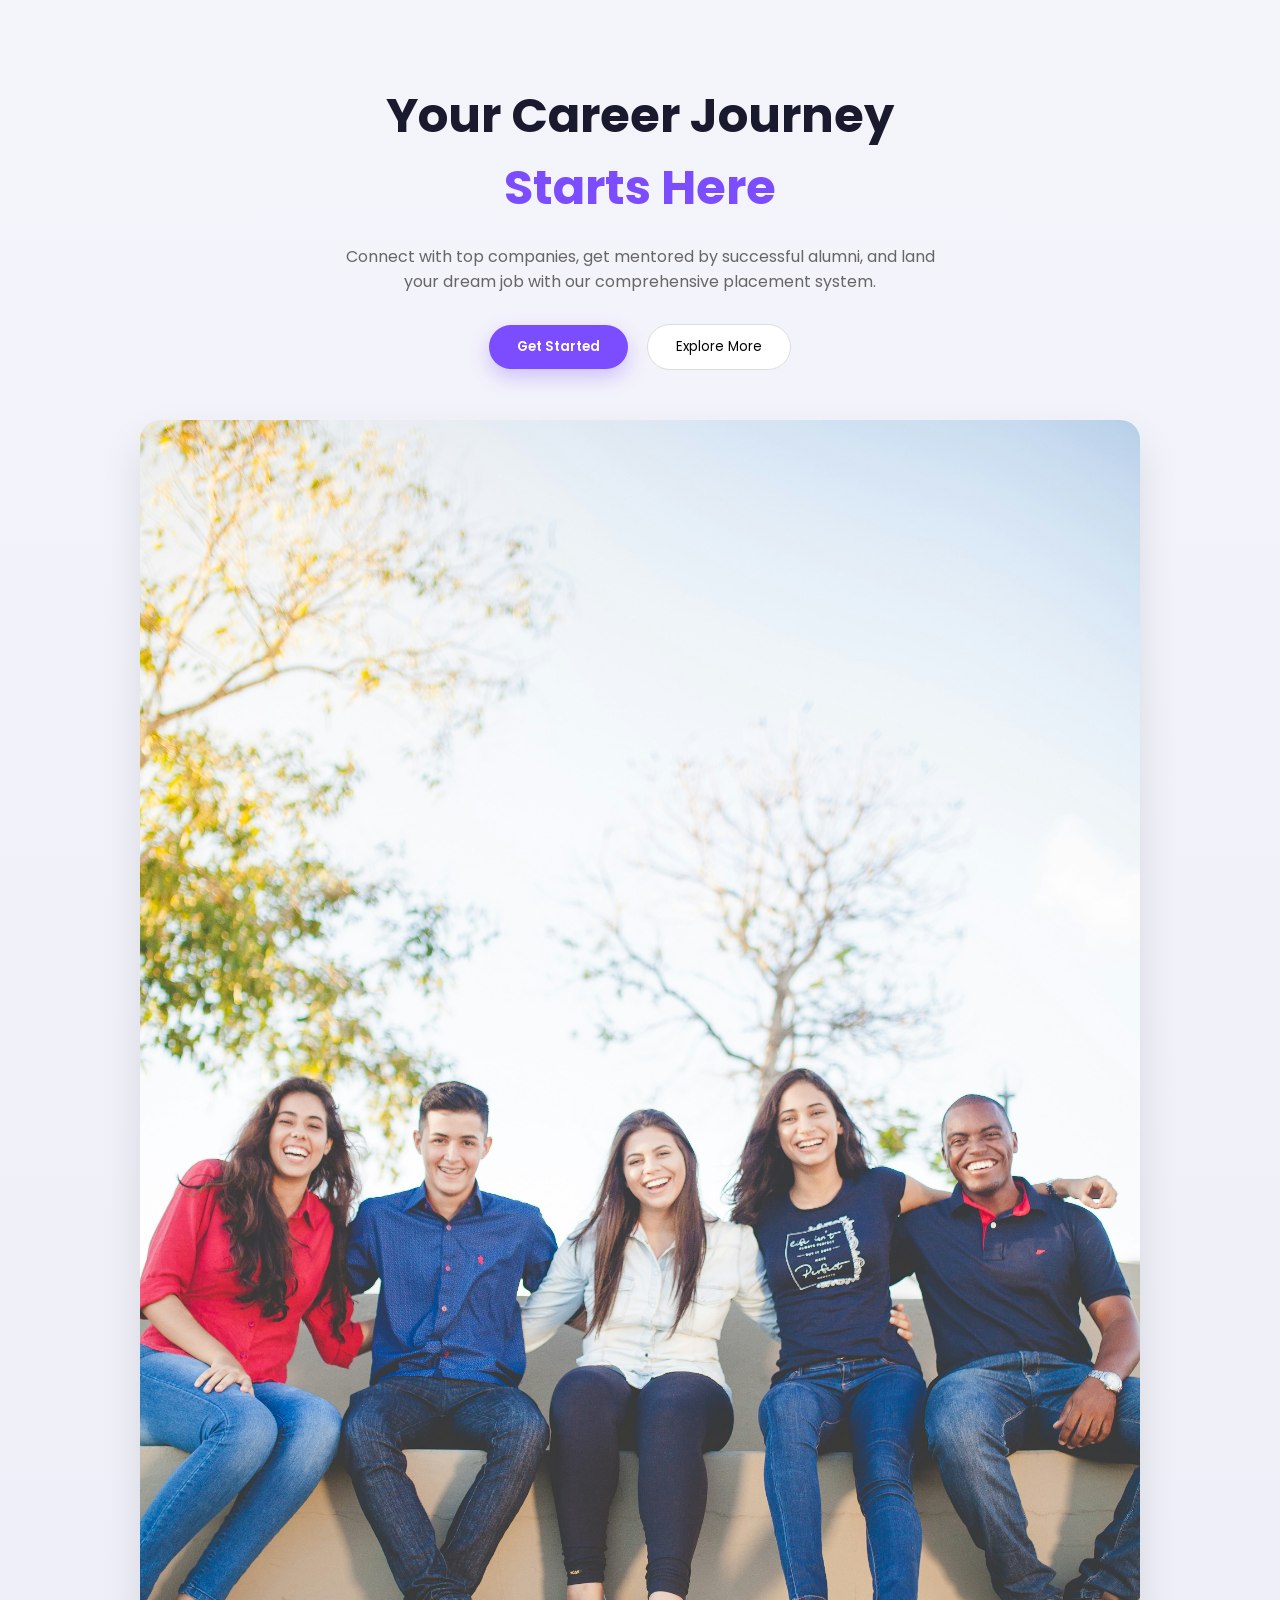
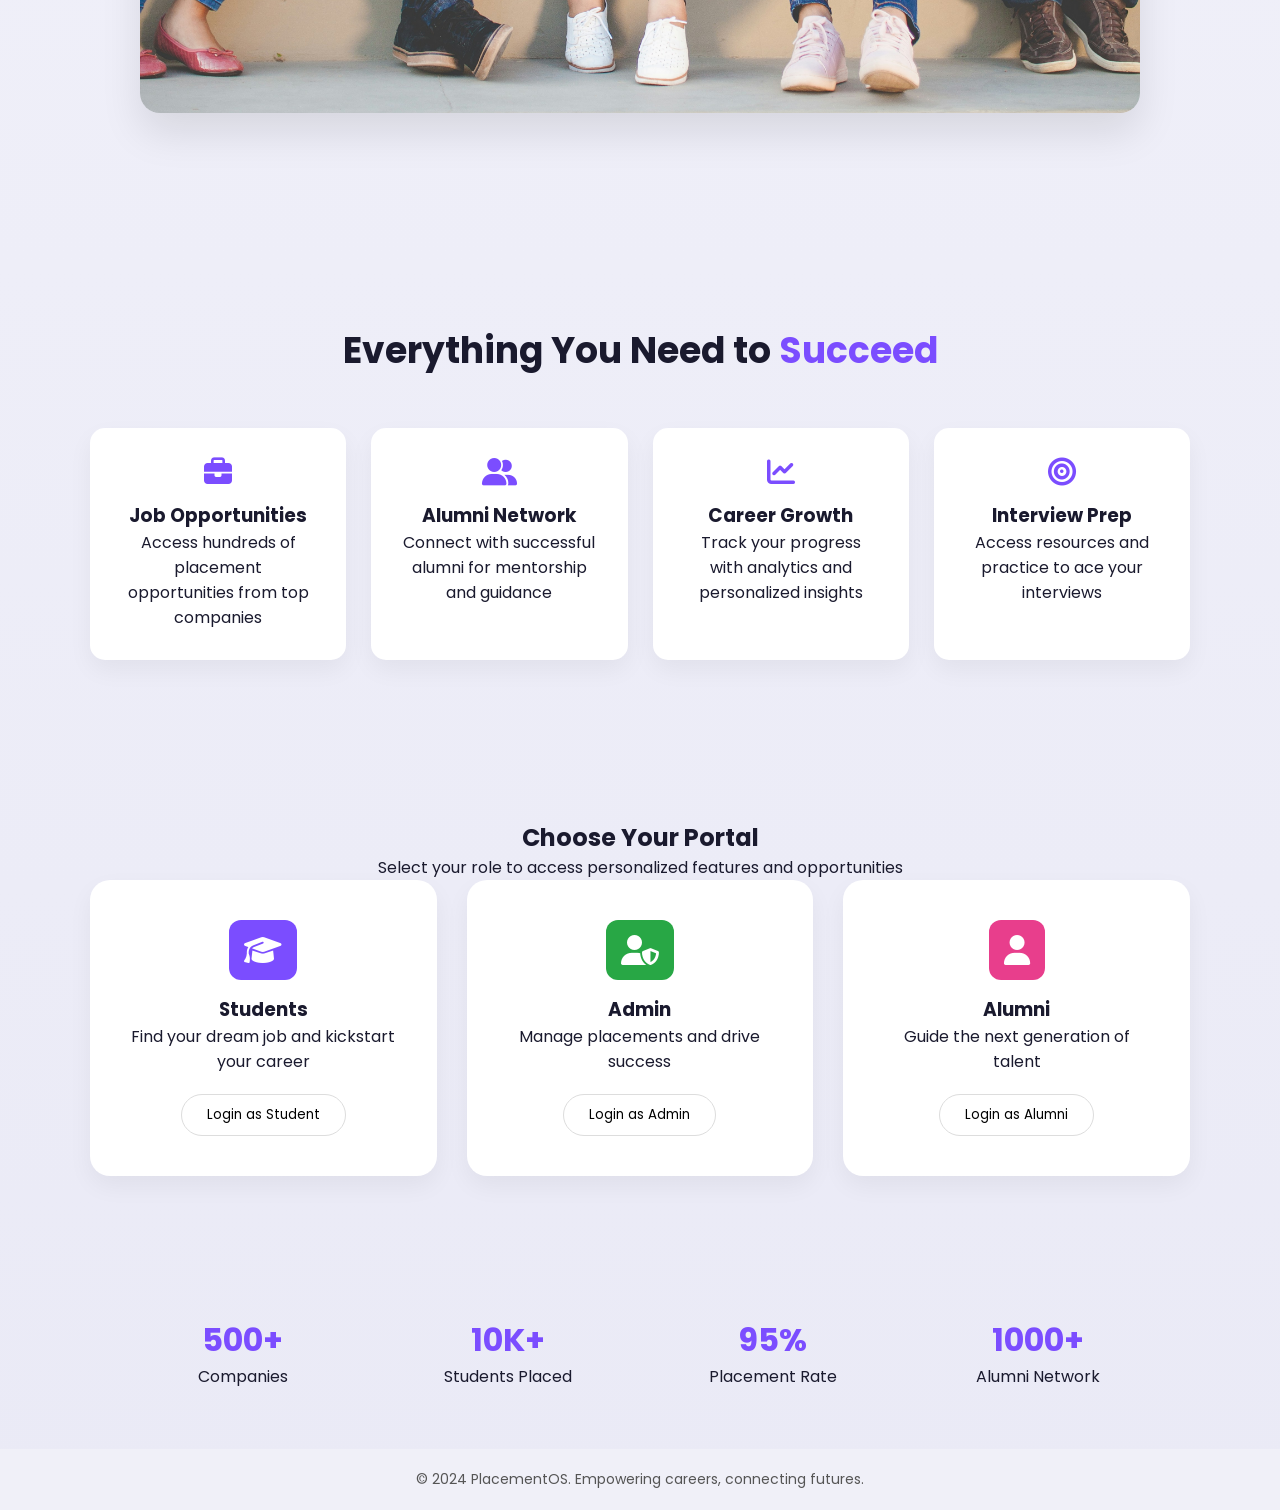
<file: frontend/index.html>
<!DOCTYPE html>
<html lang="en">
<head>
<meta charset="UTF-8">
<meta name="viewport" content="width=device-width, initial-scale=1.0">
<title>PlacementOS</title>

<!-- Google Font -->
<link href="https://fonts.googleapis.com/css2?family=Poppins:wght@300;400;600;700&display=swap" rel="stylesheet">

<!-- Icons -->
<link rel="stylesheet" href="https://cdnjs.cloudflare.com/ajax/libs/font-awesome/6.5.0/css/all.min.css">

<!-- External CSS -->
<link rel="stylesheet" href="css/style.css">

</head>

<body>

<!-- HERO -->
<section class="hero">
    <h1>Your Career Journey <br><span>Starts Here</span></h1>
    <p>
        Connect with top companies, get mentored by successful alumni,
        and land your dream job with our comprehensive placement system.
    </p>

    <div class="buttons">
        <button class="btn-primary">Get Started</button>
        <button class="btn-secondary">Explore More</button>
    </div>

    <div class="hero-image">
        <img src="assets/images/home.jpg" alt="Students">
    </div>
</section>

<!-- FEATURES -->
<section class="section">
    <h2>Everything You Need to <span>Succeed</span></h2>

    <div class="cards">
        <div class="card">
            <i class="fas fa-briefcase"></i>
            <h3>Job Opportunities</h3>
            <p>Access hundreds of placement opportunities from top companies</p>
        </div>

        <div class="card">
            <i class="fas fa-user-friends"></i>
            <h3>Alumni Network</h3>
            <p>Connect with successful alumni for mentorship and guidance</p>
        </div>

        <div class="card">
            <i class="fas fa-chart-line"></i>
            <h3>Career Growth</h3>
            <p>Track your progress with analytics and personalized insights</p>
        </div>

        <div class="card">
            <i class="fas fa-bullseye"></i>
            <h3>Interview Prep</h3>
            <p>Access resources and practice to ace your interviews</p>
        </div>
    </div>
</section>

<!-- PORTAL -->
<section class="portal">
    <h2>Choose Your <span>Portal</span></h2>
    <p>Select your role to access personalized features and opportunities</p>

    <div class="portal-cards">

        <div class="portal-card">
            <i class="fas fa-graduation-cap student-icon"></i>
            <h3>Students</h3>
            <p>Find your dream job and kickstart your career</p>
            <button onclick="location.href='student-login.html'">Login as Student</button>
        </div>

        <div class="portal-card">
            <i class="fas fa-user-shield admin-icon"></i>
            <h3>Admin</h3>
            <p>Manage placements and drive success</p>
            <button onclick="location.href='admin-login.html'">Login as Admin</button>
        </div>

        <div class="portal-card">
            <i class="fas fa-user alumni-icon"></i>
            <h3>Alumni</h3>
            <p>Guide the next generation of talent</p>
            <button onclick="location.href='alumni-login.html'">Login as Alumni</button>
        </div>

    </div>
</section>

<!-- STATS -->
<section class="stats">
    <div>
        <h3>500+</h3>
        <p>Companies</p>
    </div>
    <div>
        <h3>10K+</h3>
        <p>Students Placed</p>
    </div>
    <div>
        <h3>95%</h3>
        <p>Placement Rate</p>
    </div>
    <div>
        <h3>1000+</h3>
        <p>Alumni Network</p>
    </div>
</section>

<footer>
    © 2024 PlacementOS. Empowering careers, connecting futures.
</footer>

</body>
<script src="js/app.js"></script>
</html>
</file>
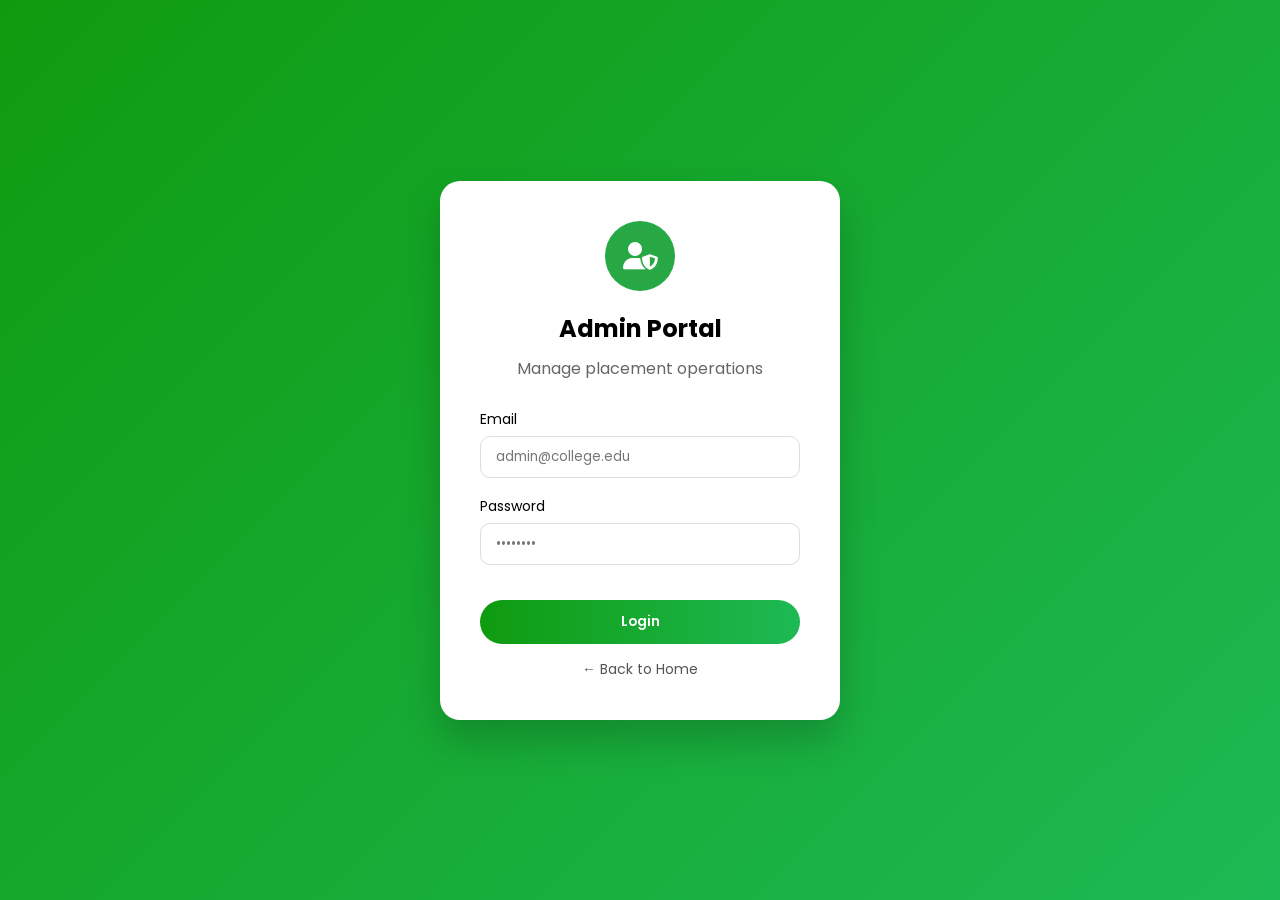
<file: frontend/admin-dashboard.html>
<!DOCTYPE html>
<html lang="en">
<head>
<meta charset="UTF-8">
<meta name="viewport" content="width=device-width, initial-scale=1.0">
<title>Admin Dashboard</title>

<link href="https://fonts.googleapis.com/css2?family=Poppins:wght@300;400;600&display=swap" rel="stylesheet">

<style>

*{
margin:0;
padding:0;
box-sizing:border-box;
font-family:'Poppins',sans-serif;
}

body{
display:flex;
height:100vh;
background:#f4f6f9;
}

/* Sidebar */

.sidebar{
width:250px;
background:#1e293b;
color:white;
padding:20px;
}

.sidebar h2{
margin-bottom:30px;
}

.sidebar ul{
list-style:none;
}

.sidebar ul li{
padding:12px;
cursor:pointer;
border-radius:6px;
}

.sidebar ul li:hover{
background:#334155;
}

/* Main */

.main{
flex:1;
padding:30px;
overflow-y:auto;
}

.cards{
display:flex;
gap:20px;
margin-bottom:30px;
}

.card{
background:white;
padding:20px;
border-radius:10px;
flex:1;
box-shadow:0 2px 10px rgba(0,0,0,0.1);
}

.card h3{
font-size:20px;
margin-bottom:10px;
}

table{
width:100%;
border-collapse:collapse;
background:white;
border-radius:10px;
overflow:hidden;
}

table th,table td{
padding:12px;
border-bottom:1px solid #eee;
text-align:left;
}

table th{
background:#f1f5f9;
}

button{
padding:6px 12px;
border:none;
border-radius:6px;
cursor:pointer;
}

.approve{
background:#22c55e;
color:white;
}

.reject{
background:#ef4444;
color:white;
}

</style>
</head>

<body>

<!-- Sidebar -->

<div class="sidebar">

<h2>PlacementOS</h2>

<ul>
<li onclick="loadDashboard()">Dashboard</li>

<li>
<a href="applications.html" style="color:white;text-decoration:none;">
Applications
</a>
</li>

<li>
<a href="post-job.html" style="color:white;text-decoration:none;">
Post Job
</a>
</li>

<li onclick="logout()">Logout</li>

</ul>

</div>

<!-- Main -->

<div class="main">

<h1>Admin Dashboard</h1>

<div class="cards">

<div class="card">
<h3>Total Students</h3>
<p id="students">0</p>
</div>

<div class="card">
<h3>Total Jobs</h3>
<p id="jobs">0</p>
</div>

<div class="card">
<h3>Total Applications</h3>
<p id="applications">0</p>
</div>

</div>

<h2>Applications</h2>

<table id="applicationsTable">

<thead>
<tr>
<th>ID</th>
<th>Student</th>
<th>Job</th>
<th>Status</th>
<th>Action</th>
</tr>
</thead>

<tbody>

</tbody>

</table>
<h2>Posted Jobs</h2>

<table id="jobsTable">
<thead>
<tr>
    <th>ID</th>
    <th>Title</th>
    <th>Description</th>
    <th>Location</th>
</tr>
</thead>
<tbody></tbody>
</table>

</div>

<script>

const API = "http://127.0.0.1:8000";
const token = localStorage.getItem("token");

if(!token){
   window.location.href = "/frontend/admin-login.html";
}

// ---------------- LOAD DASHBOARD ----------------
async function loadDashboard(){
    try {
        const res = await fetch(`${API}/admin/dashboard`, {
            headers: { Authorization: "Bearer " + token }
        });

        if(!res.ok){
            const err = await res.json();
            alert(err.detail || "Failed to load dashboard");
            return;
        }

        const data = await res.json();

        document.getElementById("students").innerText = data.total_students ?? 0;
        document.getElementById("jobs").innerText = data.total_jobs ?? 0;
        document.getElementById("applications").innerText = data.total_applications ?? 0;

    } catch(err){
        console.error("Dashboard load error:", err);
    }
}

// ---------------- LOAD APPLICATIONS ----------------
async function loadApplications(){
    try {
        const res = await fetch(`${API}/admin/applications`, {
            headers: { Authorization: "Bearer " + token }
        });

        const data = await res.json();
        let table = document.querySelector("#applicationsTable tbody");
        table.innerHTML = "";

        // ✅ ADD HERE
        if(data.length === 0){
            table.innerHTML = "<tr><td colspan='5'>No applications found</td></tr>";
            return;
        }

        data.forEach(app => {
            table.innerHTML += `
            <tr>
                <td>${app.id}</td>
                <td>${app.student_name}</td>
                <td>${app.job_title}</td>
                <td>${app.status}</td>
                <td>
                    <button class="approve" onclick="updateStatus(${app.id},'approved')">approve</button>
                    <button class="reject" onclick="updateStatus(${app.id},'rejected')">reject</button>
                </td>
            </tr>
            `;
        });

    } catch(err){
        console.error("Applications load error:", err);
    }
}


// ---------------- LOAD JOBS ----------------
async function loadJobs(){
    try {
        const res = await fetch(`${API}/admin/jobs`, {
            headers: { Authorization: "Bearer " + token }
        });

        const data = await res.json();
        let table = document.querySelector("#jobsTable tbody");

        if(!table) return; // safety

        table.innerHTML = "";

        if(data.length === 0){
            table.innerHTML = "<tr><td colspan='4'>No jobs posted</td></tr>";
            return;
        }

        data.forEach(job => {
            table.innerHTML += `
            <tr>
                <td>${job.id}</td>
                <td>${job.title}</td>
                <td>${job.description || "-"}</td>
                <td>${job.location || "-"}</td>
            </tr>
            `;
        });

    } catch(err){
        console.error("Jobs load error:", err);
    }
}

// ---------------- UPDATE STATUS ----------------
async function updateStatus(id, status){
    try {
        const res = await fetch(`${API}/admin/update-status/${id}`, {
            method: "PUT",
            headers: {
                "Content-Type": "application/json",
                "Authorization": "Bearer " + token
            },
            body: JSON.stringify({ status })
        });

        if(!res.ok){
            const data = await res.json();
            alert("Error: " + (data.detail || "Failed to update"));
            return;
        }

        loadApplications();
    } catch(err){
        console.error("Update status error:", err);
        alert("Server error");
    }
}

// ---------------- LOGOUT ----------------
function logout(){
    localStorage.removeItem("token");
    window.location.href = "/frontend/admin-login.html";
}

// Initial load
loadDashboard();
loadApplications();
loadJobs();   // 🔥 ADD THIS LINE

</script>

</body>
</html>
</file>
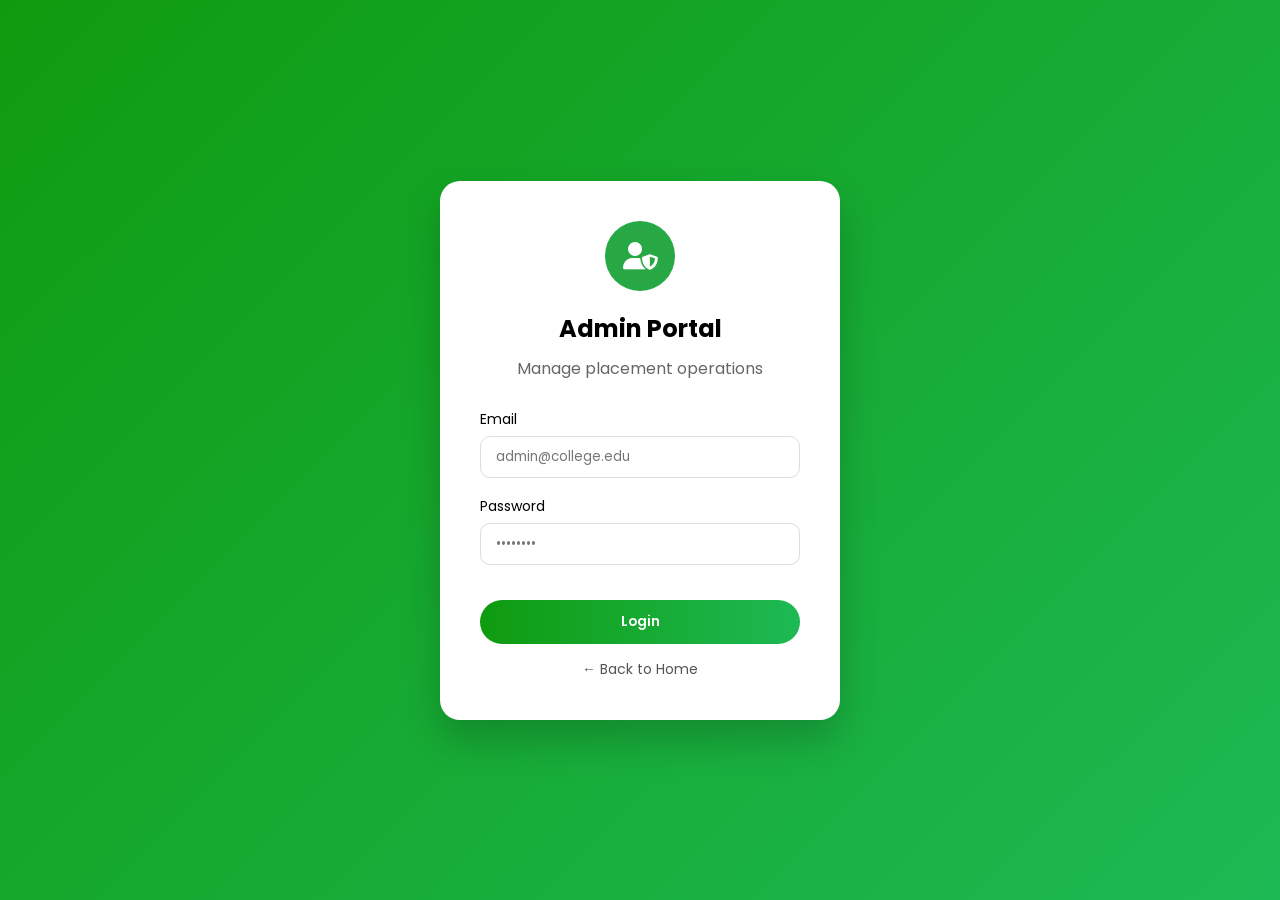
<file: frontend/admin-login.html>
<!DOCTYPE html>
<html lang="en">
<head>
<meta charset="UTF-8">
<meta name="viewport" content="width=device-width, initial-scale=1.0">
<title>Admin Portal</title>

<link href="https://fonts.googleapis.com/css2?family=Poppins:wght@400;600;700&display=swap" rel="stylesheet">
<link rel="stylesheet" href="https://cdnjs.cloudflare.com/ajax/libs/font-awesome/6.5.0/css/all.min.css">

<style>

*{
margin:0;
padding:0;
box-sizing:border-box;
font-family:'Poppins',sans-serif;
}

body{
height:100vh;
display:flex;
justify-content:center;
align-items:center;
background:linear-gradient(135deg,#0f9b0f,#1db954);
}

.card{
background:#ffffff;
width:400px;
padding:40px;
border-radius:20px;
text-align:center;
box-shadow:0 20px 40px rgba(0,0,0,0.2);
}

.icon{
background:#28a745;
width:70px;
height:70px;
border-radius:50%;
display:flex;
align-items:center;
justify-content:center;
margin:0 auto 20px;
color:#fff;
font-size:28px;
}

h2{
margin-bottom:10px;
}

p{
color:#666;
margin-bottom:25px;
}

.input-group{
text-align:left;
margin-bottom:15px;
}

.input-group label{
font-size:14px;
}

.input-group input{
width:100%;
padding:10px 15px;
margin-top:5px;
border-radius:10px;
border:1px solid #ddd;
outline:none;
}

.login-btn{
width:100%;
padding:12px;
margin-top:20px;
border:none;
border-radius:25px;
background:linear-gradient(90deg,#0f9b0f,#1db954);
color:white;
font-weight:600;
cursor:pointer;
transition:0.3s;
}

.login-btn:hover{
transform:translateY(-3px);
box-shadow:0 8px 20px rgba(0,0,0,0.2);
}

.back{
margin-top:15px;
display:block;
color:#555;
text-decoration:none;
font-size:14px;
}

</style>
</head>

<body>

<div class="card">

<div class="icon">
<i class="fas fa-user-shield"></i>
</div>

<h2>Admin Portal</h2>
<p>Manage placement operations</p>

<form id="adminLoginForm">

<div class="input-group">
<label>Email</label>
<input type="email" id="email" placeholder="admin@college.edu" required>
</div>

<div class="input-group">
<label>Password</label>
<input type="password" id="password" placeholder="••••••••" required>
</div>

<button type="submit" class="login-btn">Login</button>

</form>

<a href="index.html" class="back">← Back to Home</a>

</div>

<script>

document.getElementById("adminLoginForm").addEventListener("submit", async function(e){

e.preventDefault()

const email=document.getElementById("email").value
const password=document.getElementById("password").value

const formData = new URLSearchParams()

formData.append("username", email)
formData.append("password", password)

try{

const res = await fetch("http://127.0.0.1:8000/login",{
method:"POST",
body:formData
})

const data = await res.json()

if(res.ok){

localStorage.setItem("token",data.access_token)

if(data.role==="admin"){
window.location.href="admin-dashboard.html"
}else{
alert("Access denied: Admin only")
}

}else{
alert(data.detail || "Login failed")
}

}catch(error){

alert("Server error")

}

})

</script>

</body>
</html>
</file>
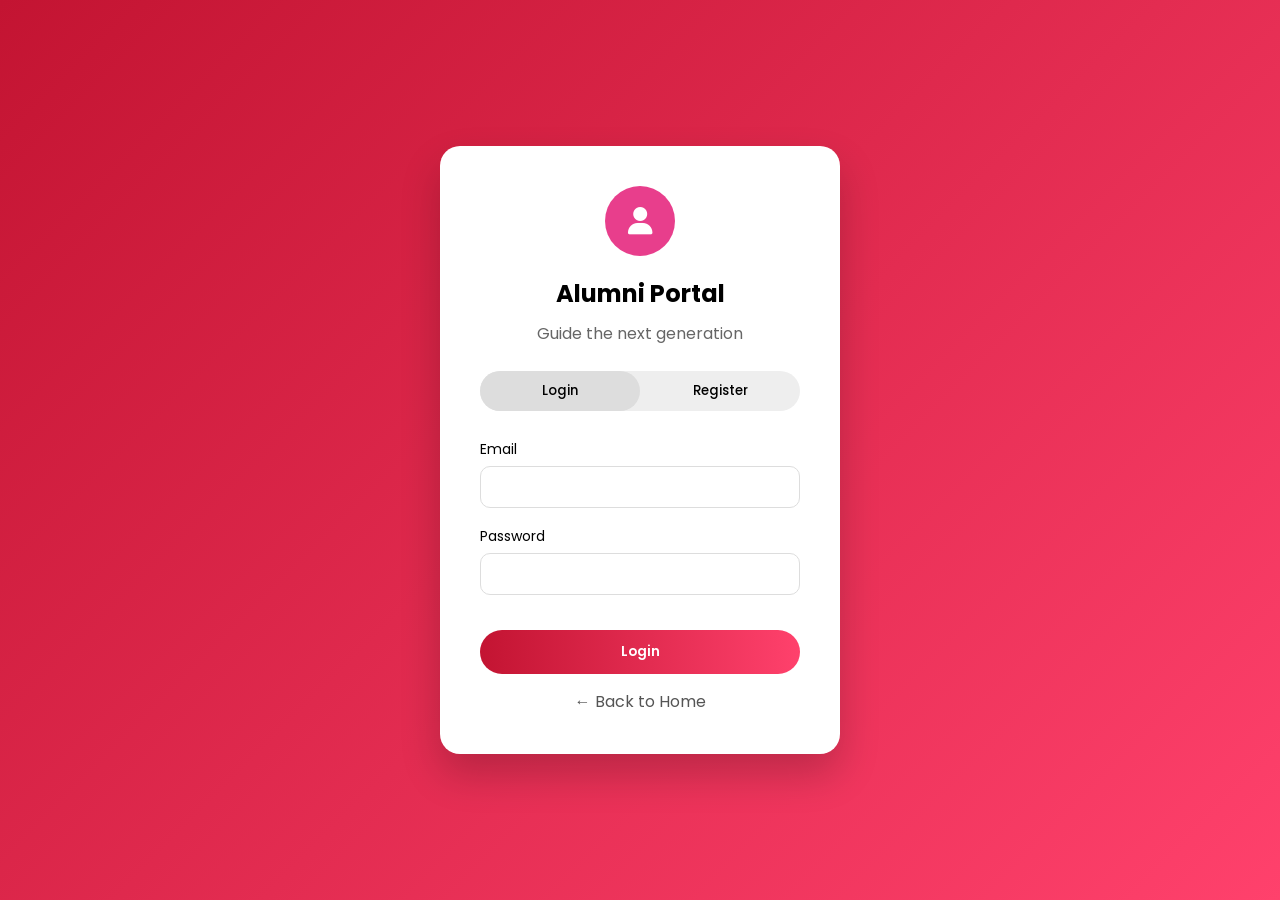
<file: frontend/alumni-login.html>
<!DOCTYPE html>
<html lang="en">
<head>
<meta charset="UTF-8">
<meta name="viewport" content="width=device-width, initial-scale=1.0">
<title>Alumni Portal</title>

<link href="https://fonts.googleapis.com/css2?family=Poppins:wght@400;600;700&display=swap" rel="stylesheet">
<link rel="stylesheet" href="https://cdnjs.cloudflare.com/ajax/libs/font-awesome/6.5.0/css/all.min.css">

<style>

*{
margin:0;
padding:0;
box-sizing:border-box;
font-family:'Poppins',sans-serif;
}

body{
height:100vh;
display:flex;
justify-content:center;
align-items:center;
background:linear-gradient(135deg,#c31432,#ff416c);
}

.card{
background:#fff;
width:400px;
padding:40px;
border-radius:20px;
text-align:center;
box-shadow:0 20px 40px rgba(0,0,0,0.2);
}

.icon{
background:#e83e8c;
width:70px;
height:70px;
border-radius:50%;
display:flex;
align-items:center;
justify-content:center;
margin:0 auto 20px;
color:#fff;
font-size:28px;
}

h2{
margin-bottom:10px;
}

p{
color:#666;
margin-bottom:25px;
}

.toggle{
display:flex;
background:#eee;
border-radius:25px;
margin-bottom:25px;
}

.toggle button{
flex:1;
padding:10px;
border:none;
background:none;
cursor:pointer;
font-weight:500;
}

.toggle .active{
background:#ddd;
border-radius:25px;
}

.input-group{
text-align:left;
margin-bottom:15px;
}

.input-group label{
font-size:14px;
}

.input-group input{
width:100%;
padding:10px;
margin-top:5px;
border-radius:10px;
border:1px solid #ddd;
}

.login-btn{
width:100%;
padding:12px;
margin-top:20px;
border:none;
border-radius:25px;
background:linear-gradient(90deg,#c31432,#ff416c);
color:white;
font-weight:600;
cursor:pointer;
}

.back{
margin-top:15px;
display:block;
color:#555;
text-decoration:none;
}

</style>
</head>

<body>

<div class="card">

<div class="icon">
<i class="fas fa-user"></i>
</div>

<h2>Alumni Portal</h2>
<p>Guide the next generation</p>

<div class="toggle">
<button id="loginTab" class="active">Login</button>
<button id="registerTab">Register</button>
</div>

<!-- LOGIN FORM -->
<form id="loginForm">

<div class="input-group">
<label>Email</label>
<input type="email" id="loginEmail" required>
</div>

<div class="input-group">
<label>Password</label>
<input type="password" id="loginPassword" required>
</div>

<button type="submit" class="login-btn">Login</button>

</form>

<!-- REGISTER FORM -->
<form id="registerForm" style="display:none;">

<div class="input-group">
<label>Name</label>
<input type="text" id="registerName" required>
</div>

<div class="input-group">
<label>Email</label>
<input type="email" id="registerEmail" required>
</div>

<div class="input-group">
<label>Password</label>
<input type="password" id="registerPassword" required>
</div>

<button type="submit" class="login-btn">Register</button>

</form>

<a href="index.html" class="back">← Back to Home</a>

</div>

<script>

/* TOGGLE LOGIN REGISTER */

const loginTab=document.getElementById("loginTab")
const registerTab=document.getElementById("registerTab")
const loginForm=document.getElementById("loginForm")
const registerForm=document.getElementById("registerForm")

loginTab.onclick=()=>{
loginTab.classList.add("active")
registerTab.classList.remove("active")
loginForm.style.display="block"
registerForm.style.display="none"
}

registerTab.onclick=()=>{
registerTab.classList.add("active")
loginTab.classList.remove("active")
registerForm.style.display="block"
loginForm.style.display="none"
}


/* LOGIN */

loginForm.addEventListener("submit",async function(e){

e.preventDefault()

const email=document.getElementById("loginEmail").value
const password=document.getElementById("loginPassword").value

const formData=new URLSearchParams()

formData.append("username",email)
formData.append("password",password)

try{

const res=await fetch("http://127.0.0.1:8000/login",{

method:"POST",
body:formData

})

const data=await res.json()

if(res.ok){

localStorage.setItem("token",data.access_token)

if(data.role==="alumni"){
window.location.href="alumni-dashboard.html"
}else{
alert("You are not alumni")
}

}else{
alert(data.detail || "Login failed")
}

}catch(error){
alert("Server error")
}

})


/* REGISTER */

registerForm.addEventListener("submit",async function(e){

e.preventDefault()

const name=document.getElementById("registerName").value
const email=document.getElementById("registerEmail").value
const password=document.getElementById("registerPassword").value

try{

const res=await fetch("http://127.0.0.1:8000/register",{

method:"POST",

headers:{
"Content-Type":"application/json"
},

body:JSON.stringify({

name:name,
email:email,
password:password,
role:"alumni"

})

})

const data=await res.json()

if(res.ok){

alert("Registration successful! Please login.")
loginTab.click()

}else{

alert(data.detail || "Registration failed")

}

}catch(error){

alert("Server error")

}

})

</script>

</body>
</html>
</file>
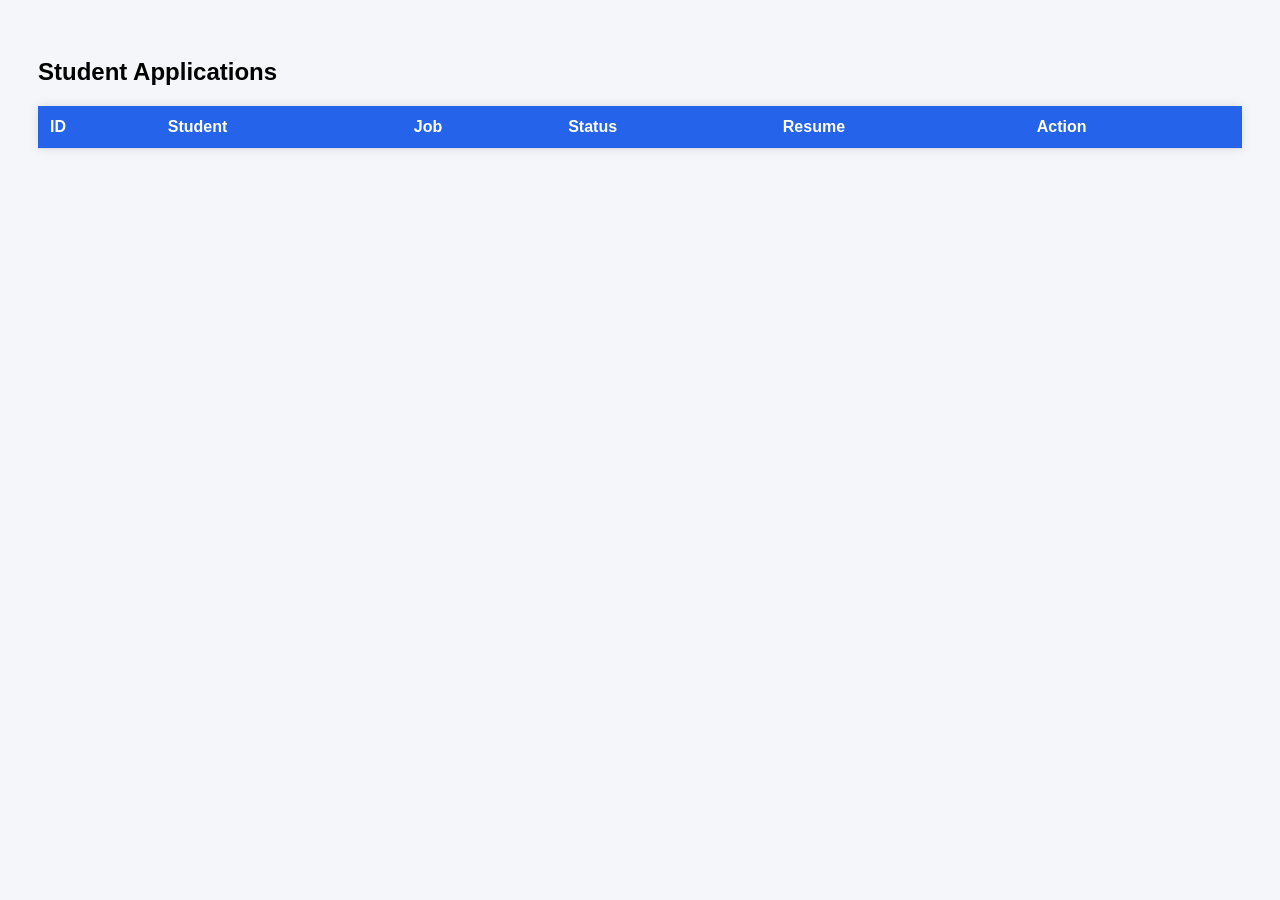
<file: frontend/applications.html>
<!DOCTYPE html>
<html>
<head>

<meta charset="UTF-8">
<title>Applications</title>

<style>

body{
font-family:Arial;
background:#f4f6f9;
padding:30px;
}

h2{
margin-bottom:20px;
}

table{
width:100%;
border-collapse:collapse;
background:white;
box-shadow:0 0 10px rgba(0,0,0,0.1);
}

th,td{
padding:12px;
border-bottom:1px solid #ddd;
text-align:left;
}

th{
background:#2563eb;
color:white;
}

button{
padding:6px 12px;
border:none;
border-radius:5px;
cursor:pointer;
}

.approve{
background:#22c55e;
color:white;
}

.reject{
background:#ef4444;
color:white;
}

.download{
background:#3b82f6;
color:white;
}

</style>

</head>

<body>

<h2>Student Applications</h2>

<table>

<thead>

<tr>
<th>ID</th>
<th>Student</th>
<th>Job</th>
<th>Status</th>
<th>Resume</th>
<th>Action</th>
</tr>

</thead>

<tbody id="applicationsTable">

</tbody>

</table>

<script>

const API="http://127.0.0.1:8000"

function getToken(){
return localStorage.getItem("token")
}

async function loadApplications(){

const res=await fetch(API+"/admin/applications",{

headers:{
Authorization:"Bearer "+getToken()
}

})

const data=await res.json()

const table=document.getElementById("applicationsTable")

table.innerHTML=""

data.forEach(app=>{

table.innerHTML+=`

<tr>

<td>${app.id}</td>

<td>${app.student_name}</td>

<td>${app.job_title}</td>

<td>${app.status}</td>

<td>
<button class="download"
onclick="downloadResume(${app.id})">
Download
</button>
</td>

<td>

<button class="approve"
onclick="updateStatus(${app.id},'Selected')">
Select
</button>

<button class="reject"
onclick="updateStatus(${app.id},'Rejected')">
Reject
</button>

</td>

</tr>

`

})

}

async function updateStatus(id,status){

await fetch(API+"/admin/update-status/"+id,{

method:"PUT",

headers:{
"Content-Type":"application/json",
Authorization:"Bearer "+getToken()
},

body:JSON.stringify({
status:status
})

})

alert("Status Updated")

loadApplications()

}

function downloadResume(id){

window.open(API+"/admin/download-resume/"+id)

}

loadApplications()

</script>

</body>
</html>
</file>
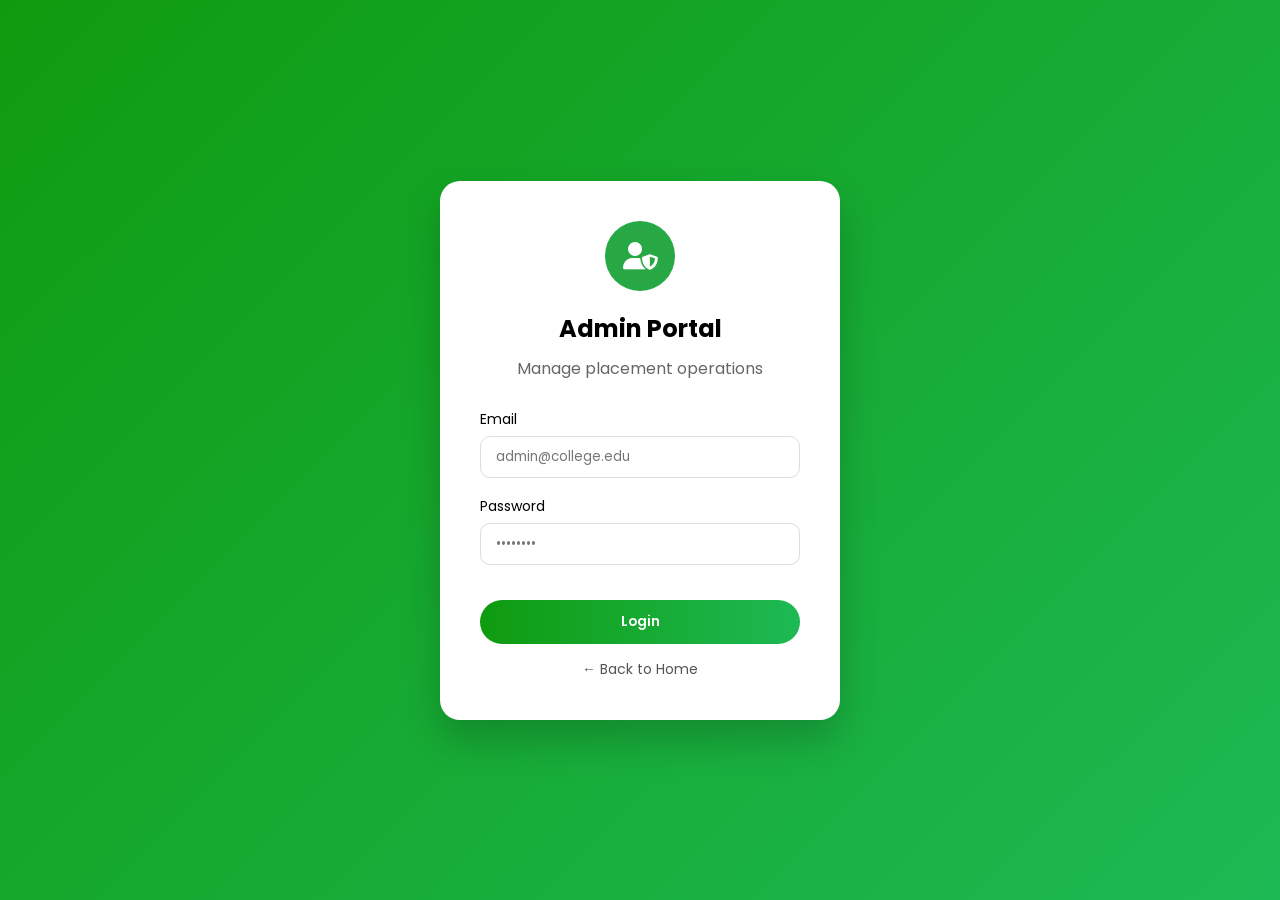
<file: frontend/post-job.html>
<!DOCTYPE html>
<html>
<head>
<meta charset="UTF-8">
<title>Post Job</title>

<style>
body{
  font-family:Arial;
  background:#f4f6f9;
  display:flex;
  justify-content:center;
  align-items:center;
  height:100vh;
}

.container{
  background:white;
  padding:30px;
  width:400px;
  border-radius:10px;
  box-shadow:0 0 10px rgba(0,0,0,0.1);
}

h2{
  text-align:center;
  margin-bottom:20px;
}

input,textarea{
  width:100%;
  padding:10px;
  margin-bottom:15px;
  border:1px solid #ccc;
  border-radius:6px;
}

button{
  width:100%;
  padding:10px;
  background:#2563eb;
  color:white;
  border:none;
  border-radius:6px;
  cursor:pointer;
}

button:hover{
  background:#1e40af;
}
</style>

</head>

<body>

<div class="container">

<h2>Post New Job</h2>

<input type="text" id="title" placeholder="Job Title">
<textarea id="description" placeholder="Job Description"></textarea>
<input type="text" id="location" placeholder="Location">
<button onclick="postJob()">Post Job</button>

</div>

<script>
const API = "http://127.0.0.1:8000";

// Check if token exists
const token = localStorage.getItem("token");
if(!token){
    alert("You must login as admin first");
    window.location.href = "admin-login.html";
}

// Get token helper
function getToken(){
    return localStorage.getItem("token");
}

// Post Job function
async function postJob(){

    const title = document.getElementById("title").value.trim();
    const description = document.getElementById("description").value.trim();
    const location = document.getElementById("location").value.trim();

    // Validate inputs
    if(!title || !description || !location){
        alert("All fields are required!");
        return;
    }

    try{
        const res = await fetch(API + "/admin/post-job", {
            method: "POST",
            headers: {
                "Content-Type": "application/json",
                "Authorization": "Bearer " + getToken()
            },
            body: JSON.stringify({ title, description, location })
        });

        const data = await res.json();

        if(res.ok){
            alert("Job Posted Successfully!");
            // Clear form
            document.getElementById("title").value = "";
            document.getElementById("description").value = "";
            document.getElementById("location").value = "";
        } else {
            alert("Error: " + (data.detail || "Failed to post job"));
        }

    } catch(err){
        console.error(err);
        alert("Server error. Please try again later.");
    }

}
</script>

</body>
</html>
</file>
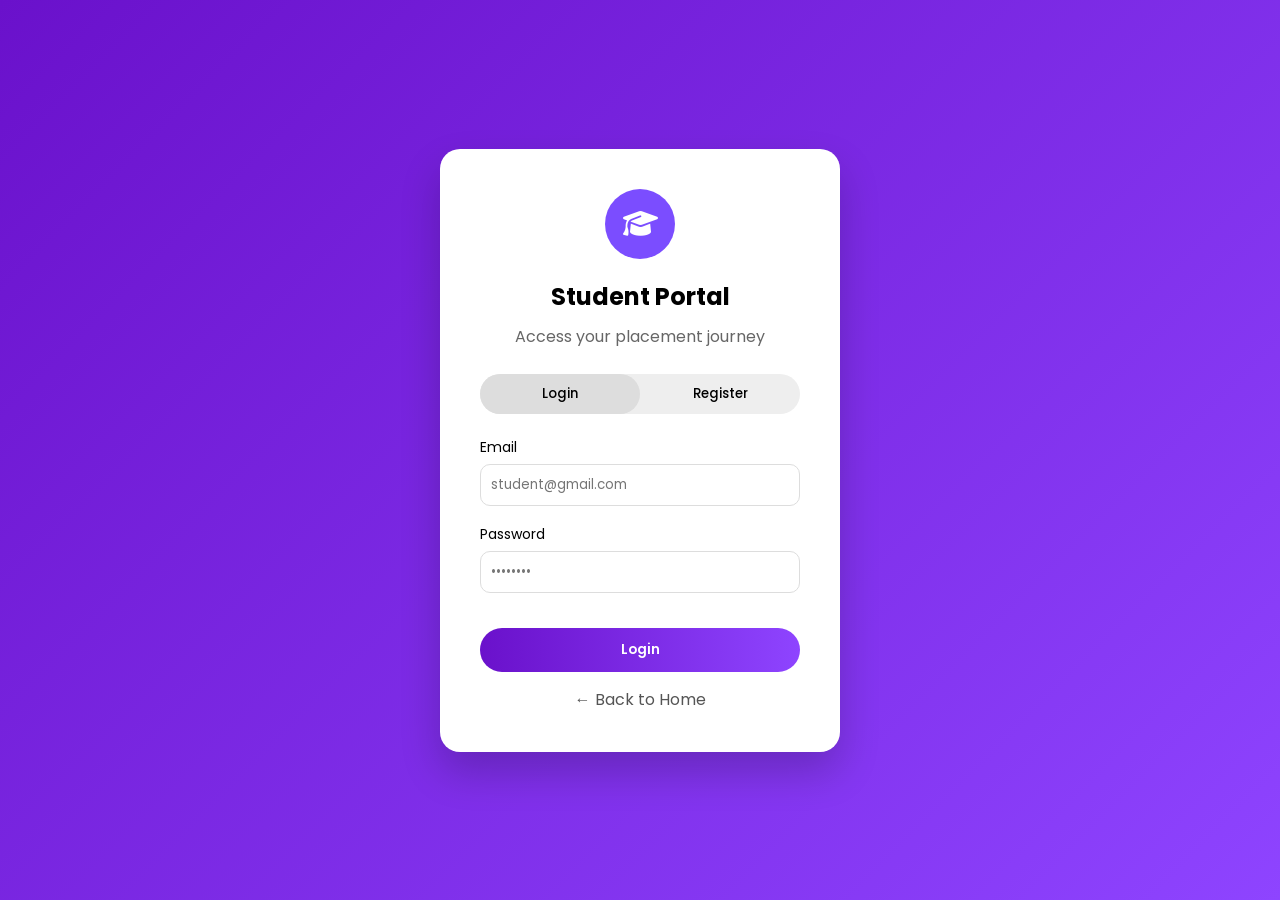
<file: frontend/student-dashboard.html>
<!DOCTYPE html>
<html lang="en">
<head>
<meta charset="UTF-8">
<meta name="viewport" content="width=device-width, initial-scale=1.0">

<title>Student Dashboard</title>

<link href="https://fonts.googleapis.com/css2?family=Poppins:wght@300;400;600&display=swap" rel="stylesheet">

<style>

*{
margin:0;
padding:0;
box-sizing:border-box;
font-family:'Poppins',sans-serif;
}

body{
background:#f4f6fb;
}

/* NAVBAR */

.navbar{
background:#6a11cb;
color:white;
padding:15px 40px;
display:flex;
justify-content:space-between;
align-items:center;
}

.navbar h2{
font-weight:600;
}

.logout{
background:white;
color:#6a11cb;
border:none;
padding:8px 15px;
border-radius:6px;
cursor:pointer;
font-weight:500;
}

/* CONTAINER */

.container{
padding:40px;
}

.title{
margin-bottom:30px;
}

/* JOB GRID */

.job-grid{
display:grid;
grid-template-columns:repeat(auto-fit,minmax(300px,1fr));
gap:25px;
}

/* JOB CARD */

.job-card{
background:white;
padding:25px;
border-radius:12px;
box-shadow:0 5px 15px rgba(0,0,0,0.1);
transition:0.3s;
}

.job-card:hover{
transform:translateY(-5px);
}

.job-title{
font-size:20px;
font-weight:600;
margin-bottom:10px;
}

.job-desc{
color:#666;
margin-bottom:10px;
}

.job-location{
font-size:14px;
color:#888;
margin-bottom:15px;
}

.apply-btn{
background:#6a11cb;
color:white;
border:none;
padding:8px 18px;
border-radius:6px;
cursor:pointer;
}

</style>
</head>

<body>

<div class="navbar">

<h2>Placement Portal</h2>

<button class="logout" onclick="logout()">Logout</button>

</div>

<div class="container">

<h2 class="title">Available Jobs</h2>
<div id="jobsContainer"></div>

<div class="job-grid" id="jobs">

</div>

</div>

<script>

const API = "http://127.0.0.1:8000";
const token = localStorage.getItem("token");

// ✅ Redirect fix
if(!token){
    window.location.href = "/frontend/student-login.html";
}

// ---------------- LOAD JOBS ----------------
async function loadJobs(){
    try {
        const res = await fetch(`${API}/student/jobs`, {
            headers: {
                "Authorization": "Bearer " + token
            }
        });

        if(!res.ok){
            throw new Error("Failed to fetch jobs");
        }

        const jobs = await res.json();
        const container = document.getElementById("jobs");

        container.innerHTML = "";

        // ✅ Empty state fix
        if(jobs.length === 0){
            container.innerHTML = "<p>No jobs available</p>";
            return;
        }

        jobs.forEach(job => {
            container.innerHTML += `
            <div class="job-card">

                <div class="job-title">${job.title}</div>

                <div class="job-desc">${job.description || "No description"}</div>

                <div class="job-location">${job.location || "N/A"}</div>

                <button class="apply-btn" onclick="applyJob(${job.id})">
                    Apply
                </button>

            </div>
            `;
        });

    } catch(err){
        console.error("Load jobs error:", err);
        document.getElementById("jobs").innerHTML = "Error loading jobs";
    }
}

// ---------------- APPLY JOB ----------------
async function applyJob(jobId){
    try {
        const res = await fetch(`${API}/student/apply`, {
            method: "POST",
            headers: {
                "Authorization": "Bearer " + token,
                "Content-Type": "application/json"
            },
            body: JSON.stringify({
                job_id: jobId
            })
        });

        const data = await res.json();

        if(!res.ok){
            alert(data.detail || "Failed to apply");
            return;
        }

        alert("Applied successfully ✅");

    } catch(err){
        console.error("Apply error:", err);
        alert("Server error");
    }
}

// ---------------- LOGOUT ----------------
function logout(){
    localStorage.removeItem("token");
    window.location.href = "/frontend/index.html";
}

// INIT
loadJobs();

</script>

</body>
</html>
</file>
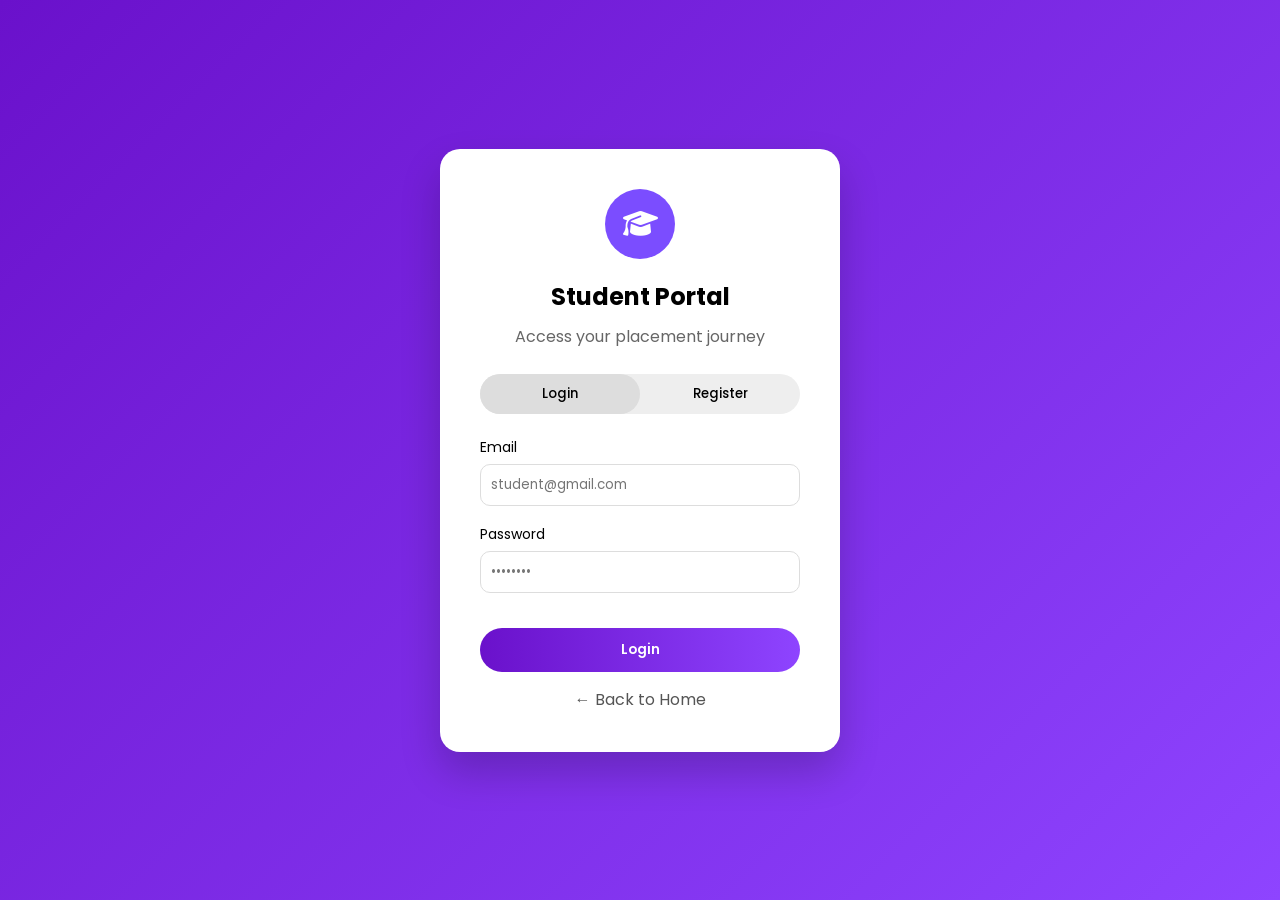
<file: frontend/student-login.html>
<!DOCTYPE html>
<html lang="en">
<head>
<meta charset="UTF-8">
<meta name="viewport" content="width=device-width, initial-scale=1.0">
<title>Student Portal</title>

<link href="https://fonts.googleapis.com/css2?family=Poppins:wght@400;600;700&display=swap" rel="stylesheet">
<link rel="stylesheet" href="https://cdnjs.cloudflare.com/ajax/libs/font-awesome/6.5.0/css/all.min.css">

<style>
*{margin:0;padding:0;box-sizing:border-box;font-family:'Poppins',sans-serif;}

body{
height:100vh;
display:flex;
justify-content:center;
align-items:center;
background:linear-gradient(135deg,#6a11cb,#8e44ff);
}

.card{
background:#fff;
width:400px;
padding:40px;
border-radius:20px;
text-align:center;
box-shadow:0 20px 40px rgba(0,0,0,0.2);
}

.icon{
background:#7b4dff;
width:70px;
height:70px;
border-radius:50%;
display:flex;
align-items:center;
justify-content:center;
margin:0 auto 20px;
color:#fff;
font-size:28px;
}

h2{margin-bottom:10px;}
p{color:#666;margin-bottom:25px;}

.toggle{
display:flex;
background:#eee;
border-radius:25px;
margin-bottom:20px;
}

.toggle button{
flex:1;
padding:10px;
border:none;
background:none;
cursor:pointer;
font-weight:500;
}

.toggle .active{
background:#ddd;
border-radius:25px;
}

.input-group{
text-align:left;
margin-bottom:15px;
}

.input-group label{
font-size:14px;
}

.input-group input{
width:100%;
padding:10px;
margin-top:5px;
border-radius:10px;
border:1px solid #ddd;
}

.login-btn{
width:100%;
padding:12px;
margin-top:20px;
border:none;
border-radius:25px;
background:linear-gradient(90deg,#6a11cb,#8e44ff);
color:white;
font-weight:600;
cursor:pointer;
}

.back{
margin-top:15px;
display:block;
color:#555;
text-decoration:none;
}
</style>
</head>

<body>

<div class="card">

<div class="icon">
<i class="fas fa-graduation-cap"></i>
</div>

<h2>Student Portal</h2>
<p>Access your placement journey</p>

<!-- TOGGLE -->
<div class="toggle">
<button id="loginTab" class="active">Login</button>
<button id="registerTab">Register</button>
</div>

<!-- LOGIN FORM -->
<form id="loginForm">

<div class="input-group">
<label>Email</label>
<input id="email" type="email" placeholder="student@gmail.com" required>
</div>

<div class="input-group">
<label>Password</label>
<input id="password" type="password" placeholder="••••••••" required>
</div>

<button type="submit" class="login-btn">Login</button>

</form>

<!-- REGISTER FORM -->
<form id="registerForm" style="display:none">

<div class="input-group">
<label>Name</label>
<input id="name" type="text" required>
</div>

<div class="input-group">
<label>Email</label>
<input id="registerEmail" type="email" required>
</div>

<div class="input-group">
<label>Password</label>
<input id="registerPassword" type="password" required>
</div>

<button type="submit" class="login-btn">Register</button>

</form>

<a href="index.html" class="back">← Back to Home</a>

</div>

<script>

const loginTab=document.getElementById("loginTab")
const registerTab=document.getElementById("registerTab")
const loginForm=document.getElementById("loginForm")
const registerForm=document.getElementById("registerForm")

loginTab.onclick=function(){
loginTab.classList.add("active")
registerTab.classList.remove("active")
loginForm.style.display="block"
registerForm.style.display="none"
}

registerTab.onclick=function(){
registerTab.classList.add("active")
loginTab.classList.remove("active")
loginForm.style.display="none"
registerForm.style.display="block"
}

document.getElementById("loginForm").addEventListener("submit", async function(e){

e.preventDefault()

const email=document.getElementById("email").value
const password=document.getElementById("password").value

const formData=new URLSearchParams()
formData.append("username",email)
formData.append("password",password)

const res=await fetch("http://127.0.0.1:8000/login",{
method:"POST",
body:formData
})

const data=await res.json()

if(res.ok){

localStorage.setItem("token",data.access_token)

if(data.role==="student"){
window.location.href="student-dashboard.html"
}else{
alert("You are not a student")
}

}else{
alert("Login failed")
}

})

document.getElementById("registerForm").addEventListener("submit", async function(e){

e.preventDefault()

const name=document.getElementById("name").value
const email=document.getElementById("registerEmail").value
const password=document.getElementById("registerPassword").value

const res=await fetch("http://127.0.0.1:8000/register",{

method:"POST",

headers:{
"Content-Type":"application/json"
},

body:JSON.stringify({
name:name,
email:email,
password:password,
role:"student"
})

})

const data=await res.json()

if(res.ok){
alert("Registration successful. Please login.")
loginTab.click()
}else{
alert(data.detail || "Registration failed")
}

})

</script>

</body>
</html>
</file>
<file: frontend/css/style.css>
*{
    margin:0;
    padding:0;
    box-sizing:border-box;
    font-family:'Poppins',sans-serif;
}

body{
    background:linear-gradient(180deg,#f4f4fb,#eaeaf6);
    color:#1a1a2e;
}

/* HERO */

.hero{
    text-align:center;
    padding:80px 20px;
}

.hero h1{
    font-size:48px;
    font-weight:700;
}

.hero h1 span{
    color:#7b4dff;
}

.hero p{
    margin-top:20px;
    font-size:16px;
    color:#666;
    max-width:600px;
    margin-left:auto;
    margin-right:auto;
}

.buttons{
    margin-top:30px;
}

.btn-primary{
    background:#7b4dff;
    color:white;
    padding:12px 28px;
    border-radius:30px;
    border:none;
    cursor:pointer;
    font-weight:600;
    box-shadow:0 8px 20px rgba(123,77,255,0.3);
    transition:0.3s;
}

.btn-primary:hover{
    transform:translateY(-3px);
}

.btn-secondary{
    margin-left:15px;
    background:white;
    border:1px solid #ddd;
    padding:12px 28px;
    border-radius:30px;
    cursor:pointer;
}

/* HERO IMAGE */

.hero-image{
    margin:50px auto;
    max-width:1000px;
    border-radius:20px;
    overflow:hidden;
    box-shadow:0 20px 40px rgba(0,0,0,0.1);
}

.hero-image img{
    width:100%;
    display:block;
}

/* FEATURES */

.section{
    padding:80px 20px;
    text-align:center;
}

.section h2{
    font-size:36px;
}

.section h2 span{
    color:#7b4dff;
}

.cards{
    margin-top:50px;
    display:grid;
    grid-template-columns:repeat(auto-fit,minmax(250px,1fr));
    gap:25px;
    max-width:1100px;
    margin-left:auto;
    margin-right:auto;
}

.card{
    background:white;
    padding:30px;
    border-radius:15px;
    box-shadow:0 10px 25px rgba(0,0,0,0.05);
    transition:0.3s;
}

.card:hover{
    transform:translateY(-5px);
}

.card i{
    font-size:28px;
    color:#7b4dff;
    margin-bottom:15px;
}

/* PORTAL */

.portal{
    padding:80px 20px;
    text-align:center;
}

.portal-cards{
    margin-top:50px;
    display:grid;
    grid-template-columns:repeat(auto-fit,minmax(280px,1fr));
    gap:30px;
    max-width:1100px;
    margin:auto;
}

.portal-card{
    background:white;
    padding:40px;
    border-radius:20px;
    box-shadow:0 10px 25px rgba(0,0,0,0.05);
}

.portal-card i{
    font-size:30px;
    padding:15px;
    border-radius:12px;
    margin-bottom:15px;
    color:white;
}

.student-icon{background:#7b4dff;}
.admin-icon{background:#28a745;}
.alumni-icon{background:#e83e8c;}

.portal-card button{
    margin-top:20px;
    padding:10px 25px;
    border-radius:25px;
    border:1px solid #ddd;
    background:white;
    cursor:pointer;
}

/* STATS */

.stats{
    padding:60px 20px;
    display:grid;
    grid-template-columns:repeat(auto-fit,minmax(200px,1fr));
    text-align:center;
    max-width:1100px;
    margin:auto;
}

.stats h3{
    font-size:32px;
    color:#7b4dff;
}

/* FOOTER */

footer{
    text-align:center;
    padding:20px;
    background:#f0f0f8;
    font-size:14px;
    color:#555;
}

/* ================= RESPONSIVE ================= */

@media (max-width: 992px) {

    .hero h1{
        font-size:38px;
    }

    .hero p{
        font-size:15px;
        padding:0 15px;
    }

    .hero-image{
        margin:30px auto;
    }

    .section h2{
        font-size:28px;
    }
}

@media (max-width: 768px) {

    .hero{
        padding:60px 15px;
    }

    .hero h1{
        font-size:30px;
        line-height:1.3;
    }

    .buttons{
        display:flex;
        flex-direction:column;
        gap:15px;
        align-items:center;
    }

    .btn-secondary{
        margin-left:0;
    }

    .hero-image{
        margin-top:30px;
        border-radius:15px;
    }

    .cards{
        grid-template-columns:1fr;
    }

    .portal-cards{
        grid-template-columns:1fr;
    }

    .stats{
        grid-template-columns:1fr 1fr;
        gap:20px;
    }
}

@media (max-width: 480px) {

    .hero h1{
        font-size:24px;
    }

    .section h2{
        font-size:22px;
    }

    .stats{
        grid-template-columns:1fr;
    }

    footer{
        font-size:12px;
        padding:15px;
    }
}
</file>
